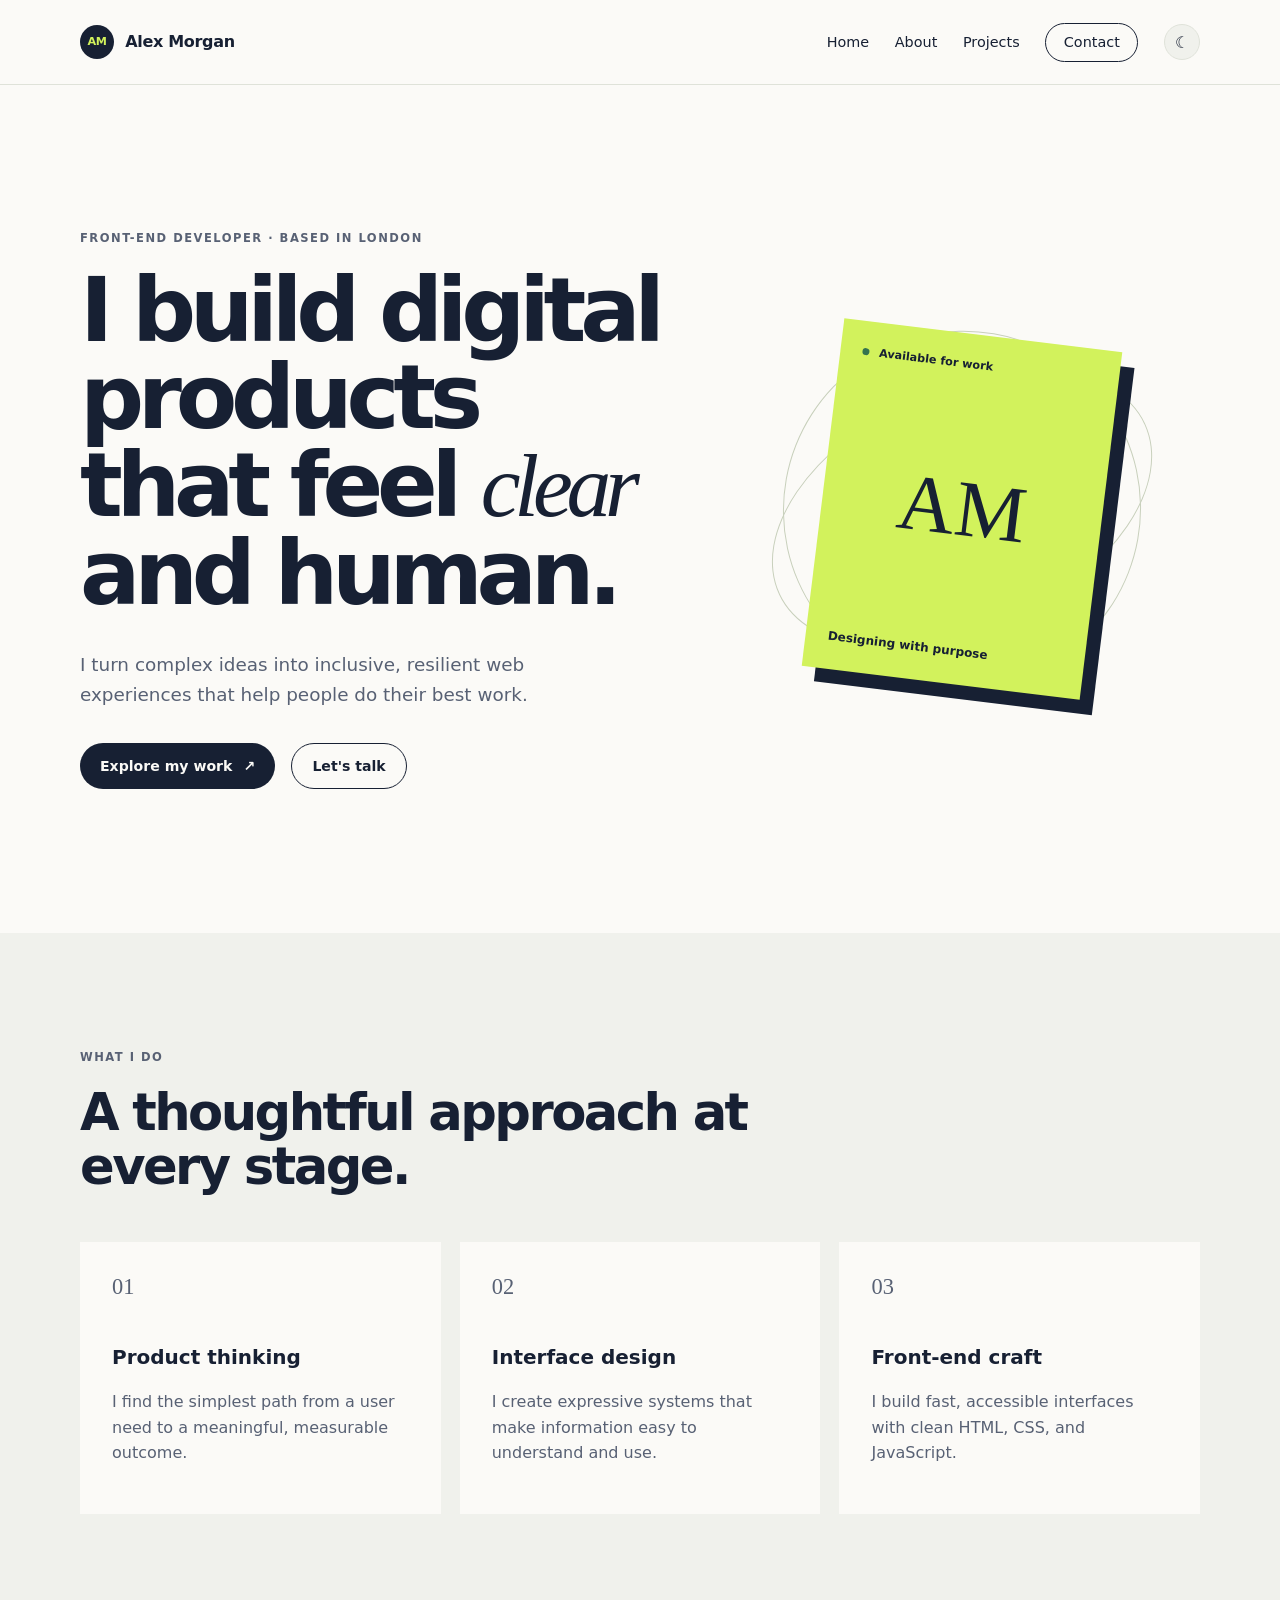
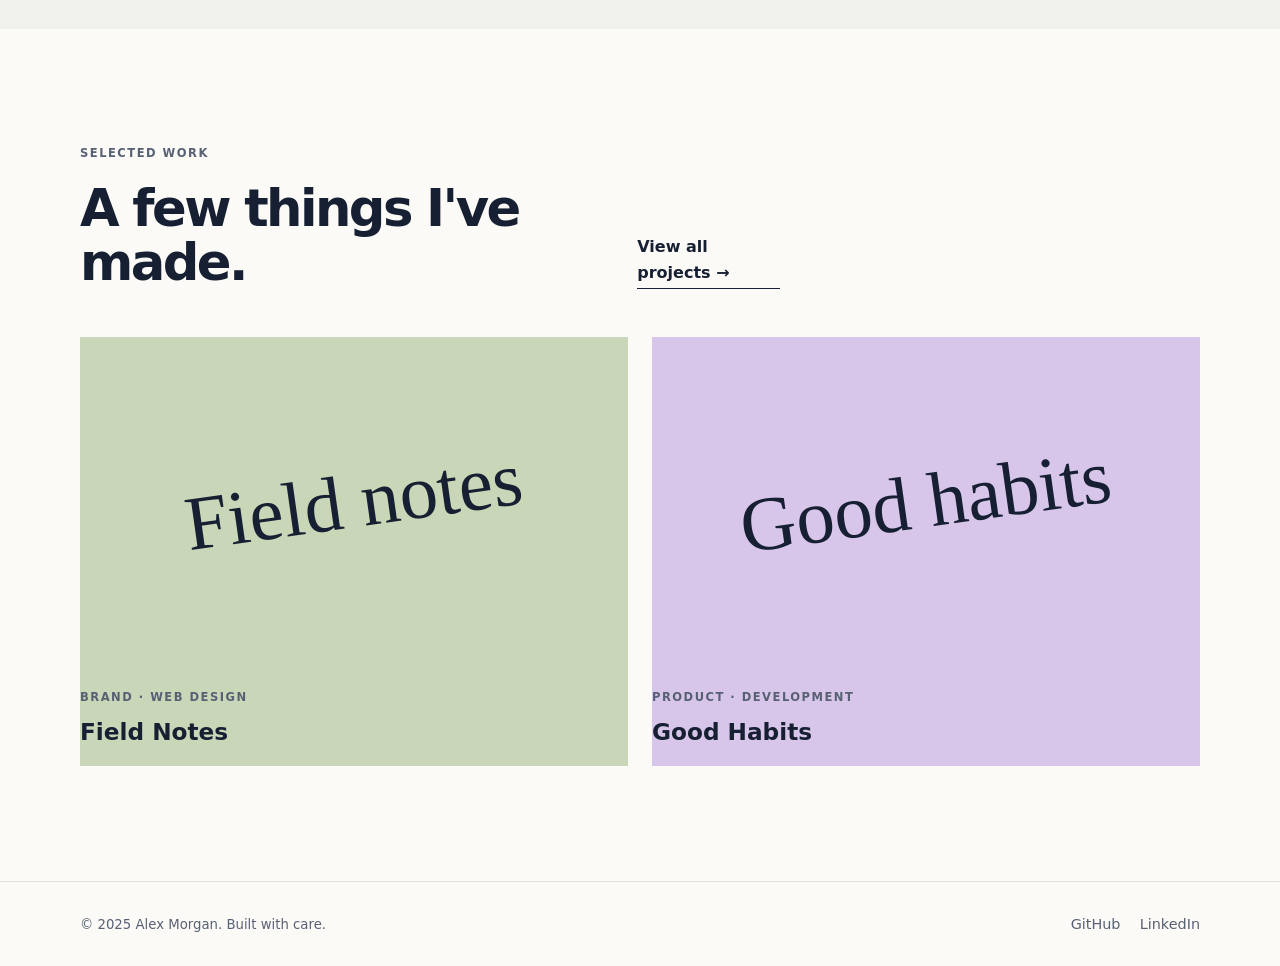
<file: index.html>
<!doctype html>
<html lang="en">
  <head>
    <meta charset="utf-8">
    <meta name="viewport" content="width=device-width, initial-scale=1">
    <meta name="description" content="Alex Morgan is an accessible, product-minded front-end developer creating useful digital experiences.">
    <meta name="author" content="Alex Morgan">
    <meta name="theme-color" content="#0f172a">
    <title>Alex Morgan | Front-end developer</title>
    <link rel="canonical" href="https://example.com/">
    <link rel="stylesheet" href="styles.css">
  </head>
  <body>
    <a class="skip-link" href="#main-content">Skip to main content</a>
    <header class="site-header">
      <div class="container header-content">
        <a class="brand" href="index.html" aria-label="Alex Morgan home">
          <span class="brand-mark" aria-hidden="true">AM</span>
          <span>Alex Morgan</span>
        </a>
        <nav aria-label="Primary navigation">
          <ul class="nav-list">
            <li><a href="index.html" aria-current="page">Home</a></li>
            <li><a href="about.html">About</a></li>
            <li><a href="projects.html">Projects</a></li>
            <li><a class="nav-cta" href="contact.html">Contact</a></li>
            <li><button class="theme-toggle" type="button" aria-label="Switch to dark theme" aria-pressed="false"><span aria-hidden="true">☾</span></button></li>
          </ul>
        </nav>
      </div>
    </header>

    <main id="main-content">
      <section class="hero container" aria-labelledby="hero-title">
        <div class="hero-copy">
          <p class="eyebrow">Front-end developer · Based in London</p>
          <h1 id="hero-title">I build digital products that feel <em>clear</em> and human.</h1>
          <p class="lede">I turn complex ideas into inclusive, resilient web experiences that help people do their best work.</p>
          <div class="button-row">
            <a class="button button-primary" href="projects.html">Explore my work <span aria-hidden="true">↗</span></a>
            <a class="button button-secondary" href="contact.html">Let's talk</a>
          </div>
        </div>
        <div class="hero-art" aria-label="Abstract illustration of Alex Morgan" role="img">
          <div class="art-orbit orbit-one"></div>
          <div class="art-orbit orbit-two"></div>
          <div class="art-card">
            <span class="art-status"><span aria-hidden="true"></span> Available for work</span>
            <span class="art-initials">AM</span>
            <span class="art-caption">Designing with purpose</span>
          </div>
        </div>
      </section>

      <section class="section section-muted" aria-labelledby="services-title">
        <div class="container">
          <div class="section-heading">
            <p class="eyebrow">What I do</p>
            <h2 id="services-title">A thoughtful approach at every stage.</h2>
          </div>
          <div class="card-grid three-columns">
            <article class="feature-card">
              <span class="card-number" aria-hidden="true">01</span>
              <h3>Product thinking</h3>
              <p>I find the simplest path from a user need to a meaningful, measurable outcome.</p>
            </article>
            <article class="feature-card">
              <span class="card-number" aria-hidden="true">02</span>
              <h3>Interface design</h3>
              <p>I create expressive systems that make information easy to understand and use.</p>
            </article>
            <article class="feature-card">
              <span class="card-number" aria-hidden="true">03</span>
              <h3>Front-end craft</h3>
              <p>I build fast, accessible interfaces with clean HTML, CSS, and JavaScript.</p>
            </article>
          </div>
        </div>
      </section>

      <section class="section container" aria-labelledby="featured-title">
        <div class="section-heading heading-inline">
          <div>
            <p class="eyebrow">Selected work</p>
            <h2 id="featured-title">A few things I've made.</h2>
          </div>
          <a class="text-link" href="projects.html">View all projects <span aria-hidden="true">→</span></a>
        </div>
        <div class="project-preview-grid">
          <article class="project-preview project-sage">
            <div class="project-visual" aria-hidden="true"><span>Field notes</span></div>
            <div class="project-meta"><p class="eyebrow">Brand · Web design</p><h3>Field Notes</h3></div>
          </article>
          <article class="project-preview project-lilac">
            <div class="project-visual" aria-hidden="true"><span>Good habits</span></div>
            <div class="project-meta"><p class="eyebrow">Product · Development</p><h3>Good Habits</h3></div>
          </article>
        </div>
      </section>
    </main>

    <footer class="site-footer">
      <div class="container footer-content">
        <p>© 2025 Alex Morgan. Built with care.</p>
        <nav aria-label="Social links">
          <ul class="social-list">
            <li><a href="https://github.com/" rel="noopener noreferrer">GitHub<span class="visually-hidden"> (opens in a new tab)</span></a></li>
            <li><a href="https://www.linkedin.com/" rel="noopener noreferrer">LinkedIn<span class="visually-hidden"> (opens in a new tab)</span></a></li>
          </ul>
        </nav>
      </div>
    </footer>
    <script src="script.js"></script>
  </body>
</html>
</file>
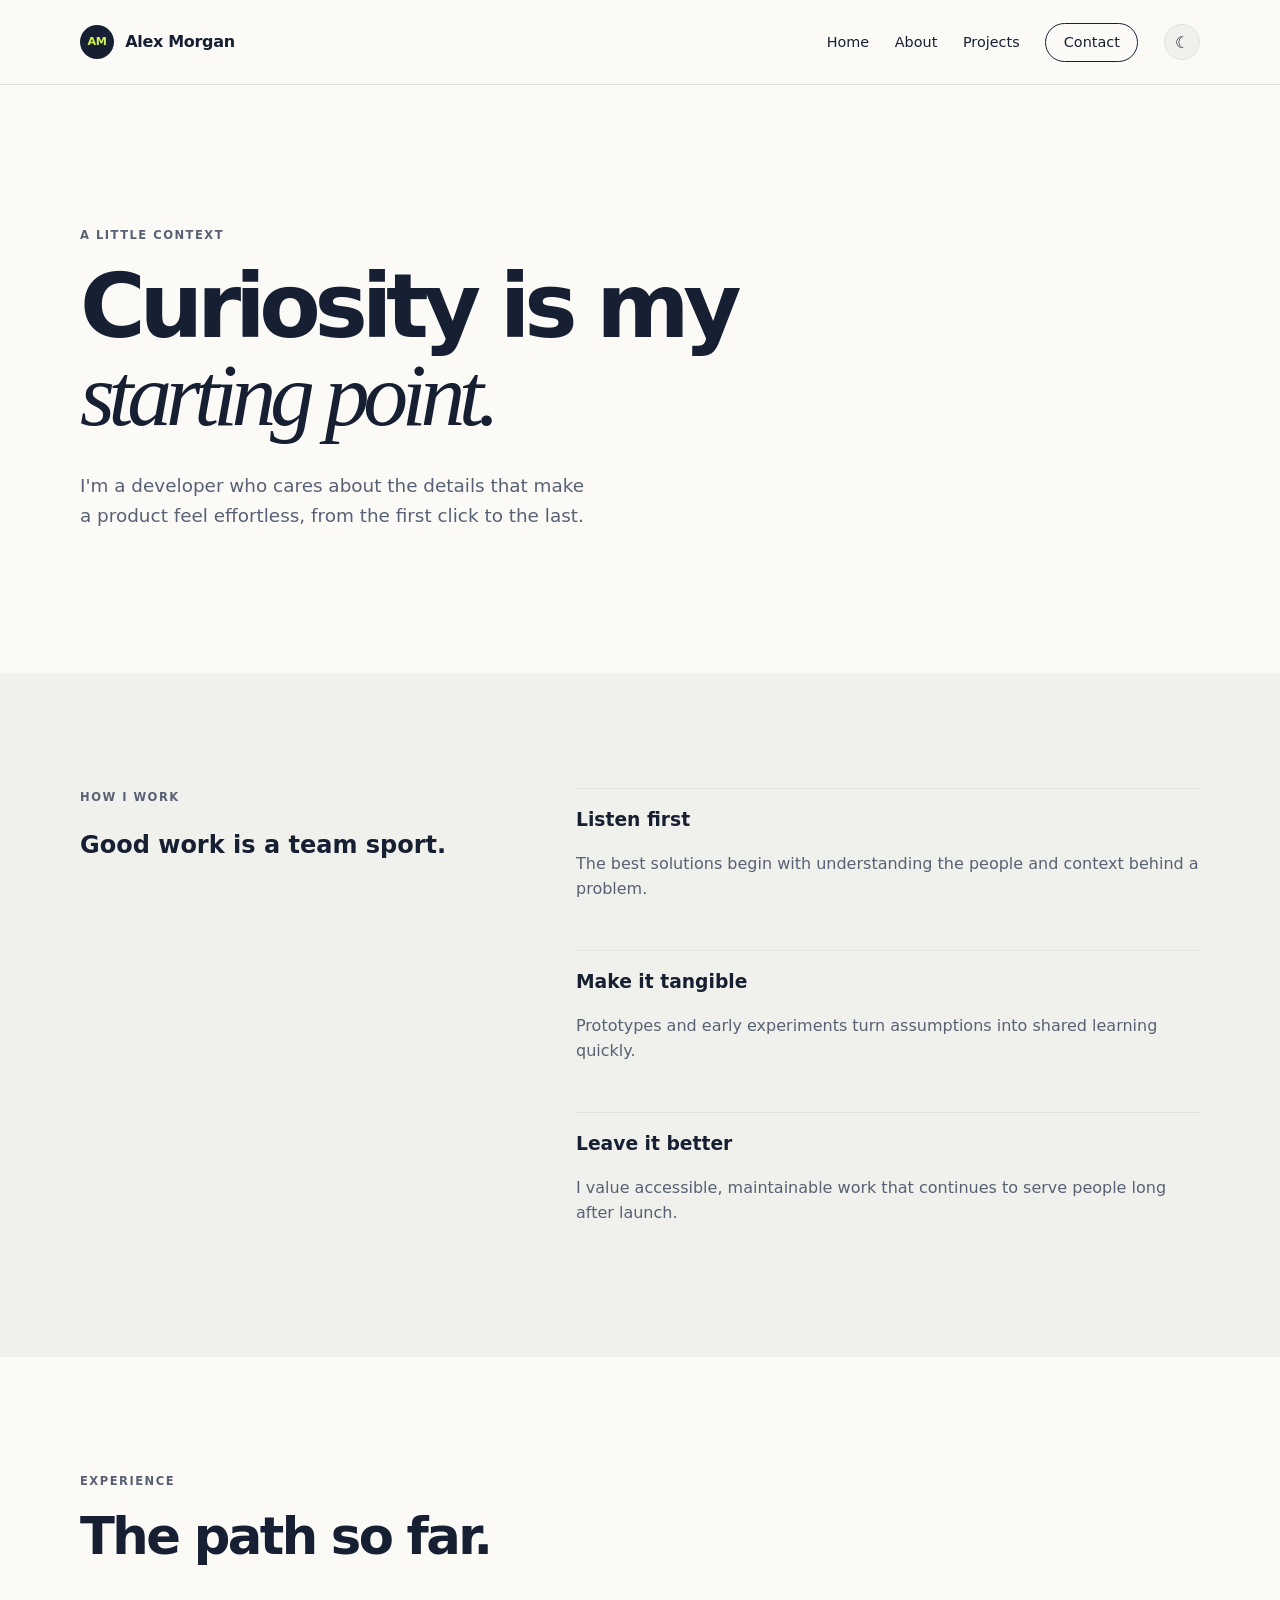
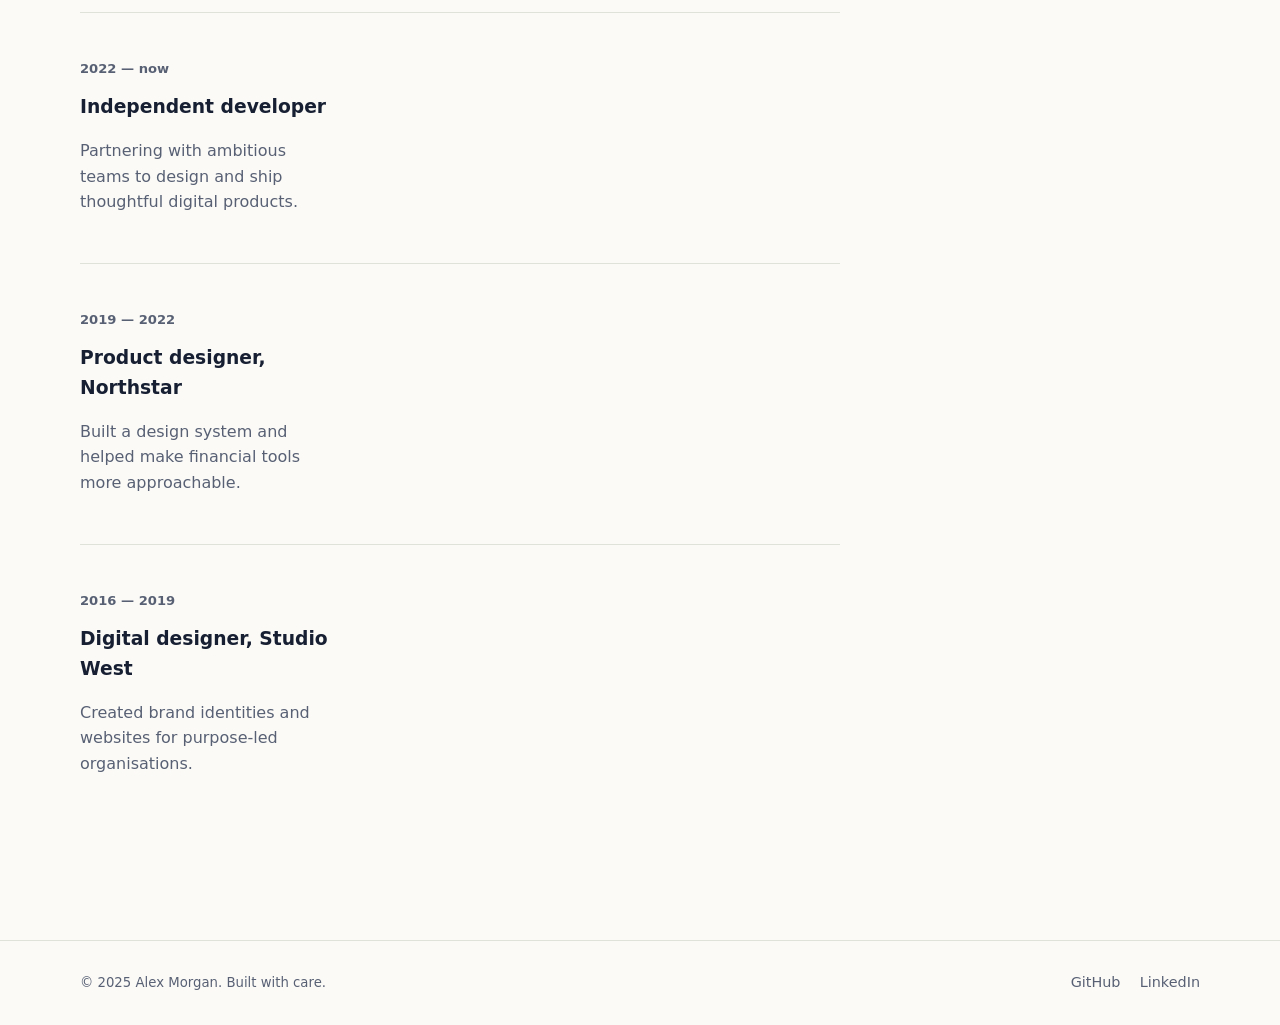
<file: about.html>
<!doctype html>
<html lang="en">
  <head>
    <meta charset="utf-8">
    <meta name="viewport" content="width=device-width, initial-scale=1">
    <meta name="description" content="Learn about Alex Morgan's approach to accessible product design and front-end development.">
    <meta name="author" content="Alex Morgan">
    <meta name="theme-color" content="#0f172a">
    <title>About Alex Morgan | Front-end developer</title>
    <link rel="canonical" href="https://example.com/about.html">
    <link rel="stylesheet" href="styles.css">
  </head>
  <body>
    <a class="skip-link" href="#main-content">Skip to main content</a>
    <header class="site-header"><div class="container header-content"><a class="brand" href="index.html" aria-label="Alex Morgan home"><span class="brand-mark" aria-hidden="true">AM</span><span>Alex Morgan</span></a><nav aria-label="Primary navigation"><ul class="nav-list"><li><a href="index.html">Home</a></li><li><a href="about.html" aria-current="page">About</a></li><li><a href="projects.html">Projects</a></li><li><a class="nav-cta" href="contact.html">Contact</a></li><li><button class="theme-toggle" type="button" aria-label="Switch to dark theme" aria-pressed="false"><span aria-hidden="true">☾</span></button></li></ul></nav></div></header>
    <main id="main-content">
      <section class="page-intro container" aria-labelledby="page-title"><p class="eyebrow">A little context</p><h1 id="page-title">Curiosity is my<br><em>starting point.</em></h1><p class="lede">I'm a developer who cares about the details that make a product feel effortless, from the first click to the last.</p></section>
      <section class="section section-muted" aria-labelledby="principles-title"><div class="container about-layout"><div><p class="eyebrow">How I work</p><h2 id="principles-title">Good work is a team sport.</h2></div><div class="principles"><article><h3>Listen first</h3><p>The best solutions begin with understanding the people and context behind a problem.</p></article><article><h3>Make it tangible</h3><p>Prototypes and early experiments turn assumptions into shared learning quickly.</p></article><article><h3>Leave it better</h3><p>I value accessible, maintainable work that continues to serve people long after launch.</p></article></div></div></section>
      <section class="section container" aria-labelledby="experience-title"><div class="section-heading"><p class="eyebrow">Experience</p><h2 id="experience-title">The path so far.</h2></div><ol class="timeline"><li><div><p class="timeline-date">2022 — now</p><h3>Independent developer</h3><p>Partnering with ambitious teams to design and ship thoughtful digital products.</p></div></li><li><div><p class="timeline-date">2019 — 2022</p><h3>Product designer, Northstar</h3><p>Built a design system and helped make financial tools more approachable.</p></div></li><li><div><p class="timeline-date">2016 — 2019</p><h3>Digital designer, Studio West</h3><p>Created brand identities and websites for purpose-led organisations.</p></div></li></ol></section>
    </main>
    <footer class="site-footer"><div class="container footer-content"><p>© 2025 Alex Morgan. Built with care.</p><nav aria-label="Social links"><ul class="social-list"><li><a href="https://github.com/" rel="noopener noreferrer">GitHub</a></li><li><a href="https://www.linkedin.com/" rel="noopener noreferrer">LinkedIn</a></li></ul></nav></div></footer><script src="script.js"></script>
  </body>
</html>
</file>
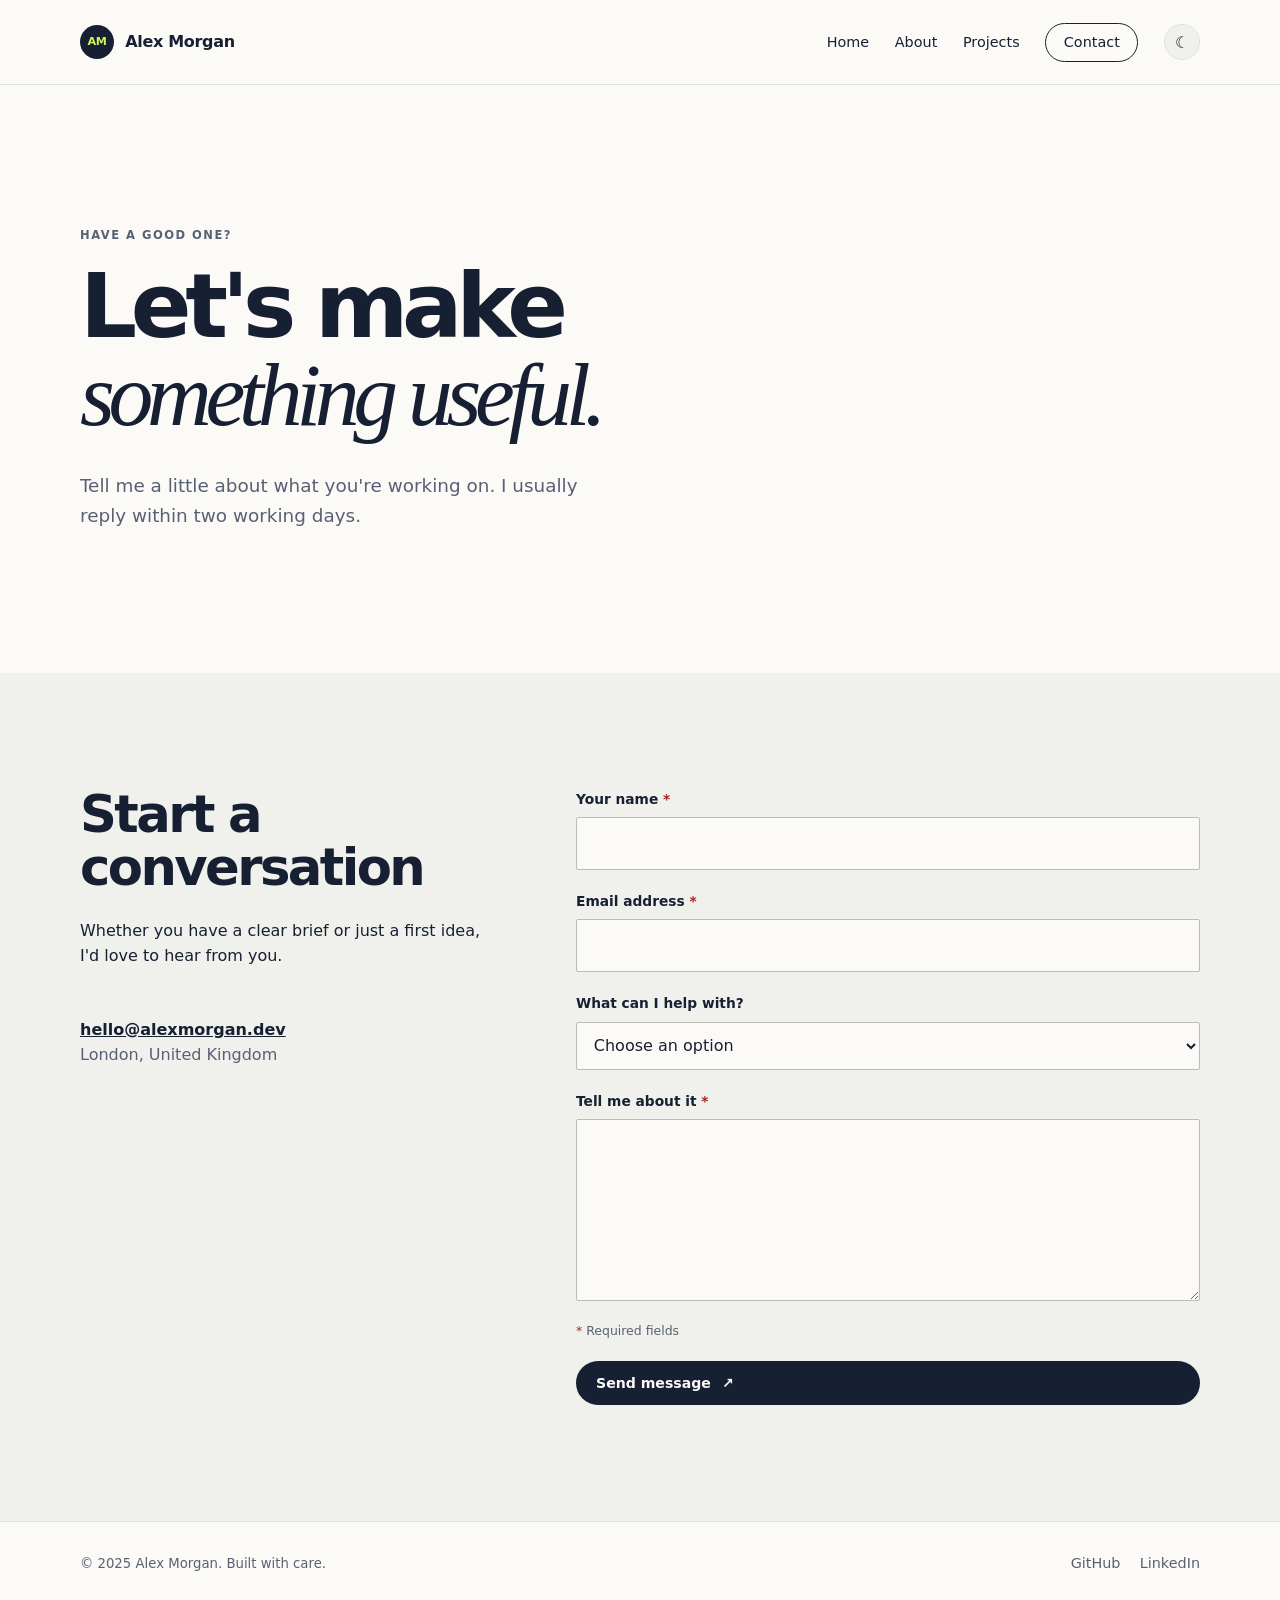
<file: contact.html>
<!doctype html>
<html lang="en">
  <head>
    <meta charset="utf-8"><meta name="viewport" content="width=device-width, initial-scale=1">
    <meta name="description" content="Contact Alex Morgan about a web design or front-end development project."><meta name="author" content="Alex Morgan"><meta name="theme-color" content="#0f172a">
    <title>Contact Alex Morgan | Start a project</title><link rel="canonical" href="https://example.com/contact.html"><link rel="stylesheet" href="styles.css">
  </head>
  <body>
    <a class="skip-link" href="#main-content">Skip to main content</a>
    <header class="site-header"><div class="container header-content"><a class="brand" href="index.html" aria-label="Alex Morgan home"><span class="brand-mark" aria-hidden="true">AM</span><span>Alex Morgan</span></a><nav aria-label="Primary navigation"><ul class="nav-list"><li><a href="index.html">Home</a></li><li><a href="about.html">About</a></li><li><a href="projects.html">Projects</a></li><li><a class="nav-cta" href="contact.html" aria-current="page">Contact</a></li><li><button class="theme-toggle" type="button" aria-label="Switch to dark theme" aria-pressed="false"><span aria-hidden="true">☾</span></button></li></ul></nav></div></header>
    <main id="main-content">
      <section class="page-intro container" aria-labelledby="page-title"><p class="eyebrow">Have a good one?</p><h1 id="page-title">Let's make<br><em>something useful.</em></h1><p class="lede">Tell me a little about what you're working on. I usually reply within two working days.</p></section>
      <section class="section section-muted" aria-labelledby="form-title"><div class="container contact-layout"><div class="contact-details"><h2 id="form-title">Start a conversation</h2><p>Whether you have a clear brief or just a first idea, I'd love to hear from you.</p><address><a href="mailto:hello@alexmorgan.dev">hello@alexmorgan.dev</a><br>London, United Kingdom</address></div><form class="contact-form" action="mailto:hello@alexmorgan.dev" method="post" enctype="text/plain"><div class="form-field"><label for="name">Your name <span aria-hidden="true">*</span></label><input id="name" name="name" type="text" autocomplete="name" required></div><div class="form-field"><label for="email">Email address <span aria-hidden="true">*</span></label><input id="email" name="email" type="email" autocomplete="email" required></div><div class="form-field"><label for="project-type">What can I help with?</label><select id="project-type" name="project-type"><option value="">Choose an option</option><option value="website">A new website</option><option value="product">A digital product</option><option value="other">Something else</option></select></div><div class="form-field"><label for="message">Tell me about it <span aria-hidden="true">*</span></label><textarea id="message" name="message" rows="6" required></textarea></div><p class="form-note"><span aria-hidden="true">*</span> Required fields</p><button class="button button-primary" type="submit">Send message <span aria-hidden="true">↗</span></button></form></div></section>
    </main>
    <footer class="site-footer"><div class="container footer-content"><p>© 2025 Alex Morgan. Built with care.</p><nav aria-label="Social links"><ul class="social-list"><li><a href="https://github.com/" rel="noopener noreferrer">GitHub</a></li><li><a href="https://www.linkedin.com/" rel="noopener noreferrer">LinkedIn</a></li></ul></nav></div></footer><script src="script.js"></script>
  </body>
</html>
</file>
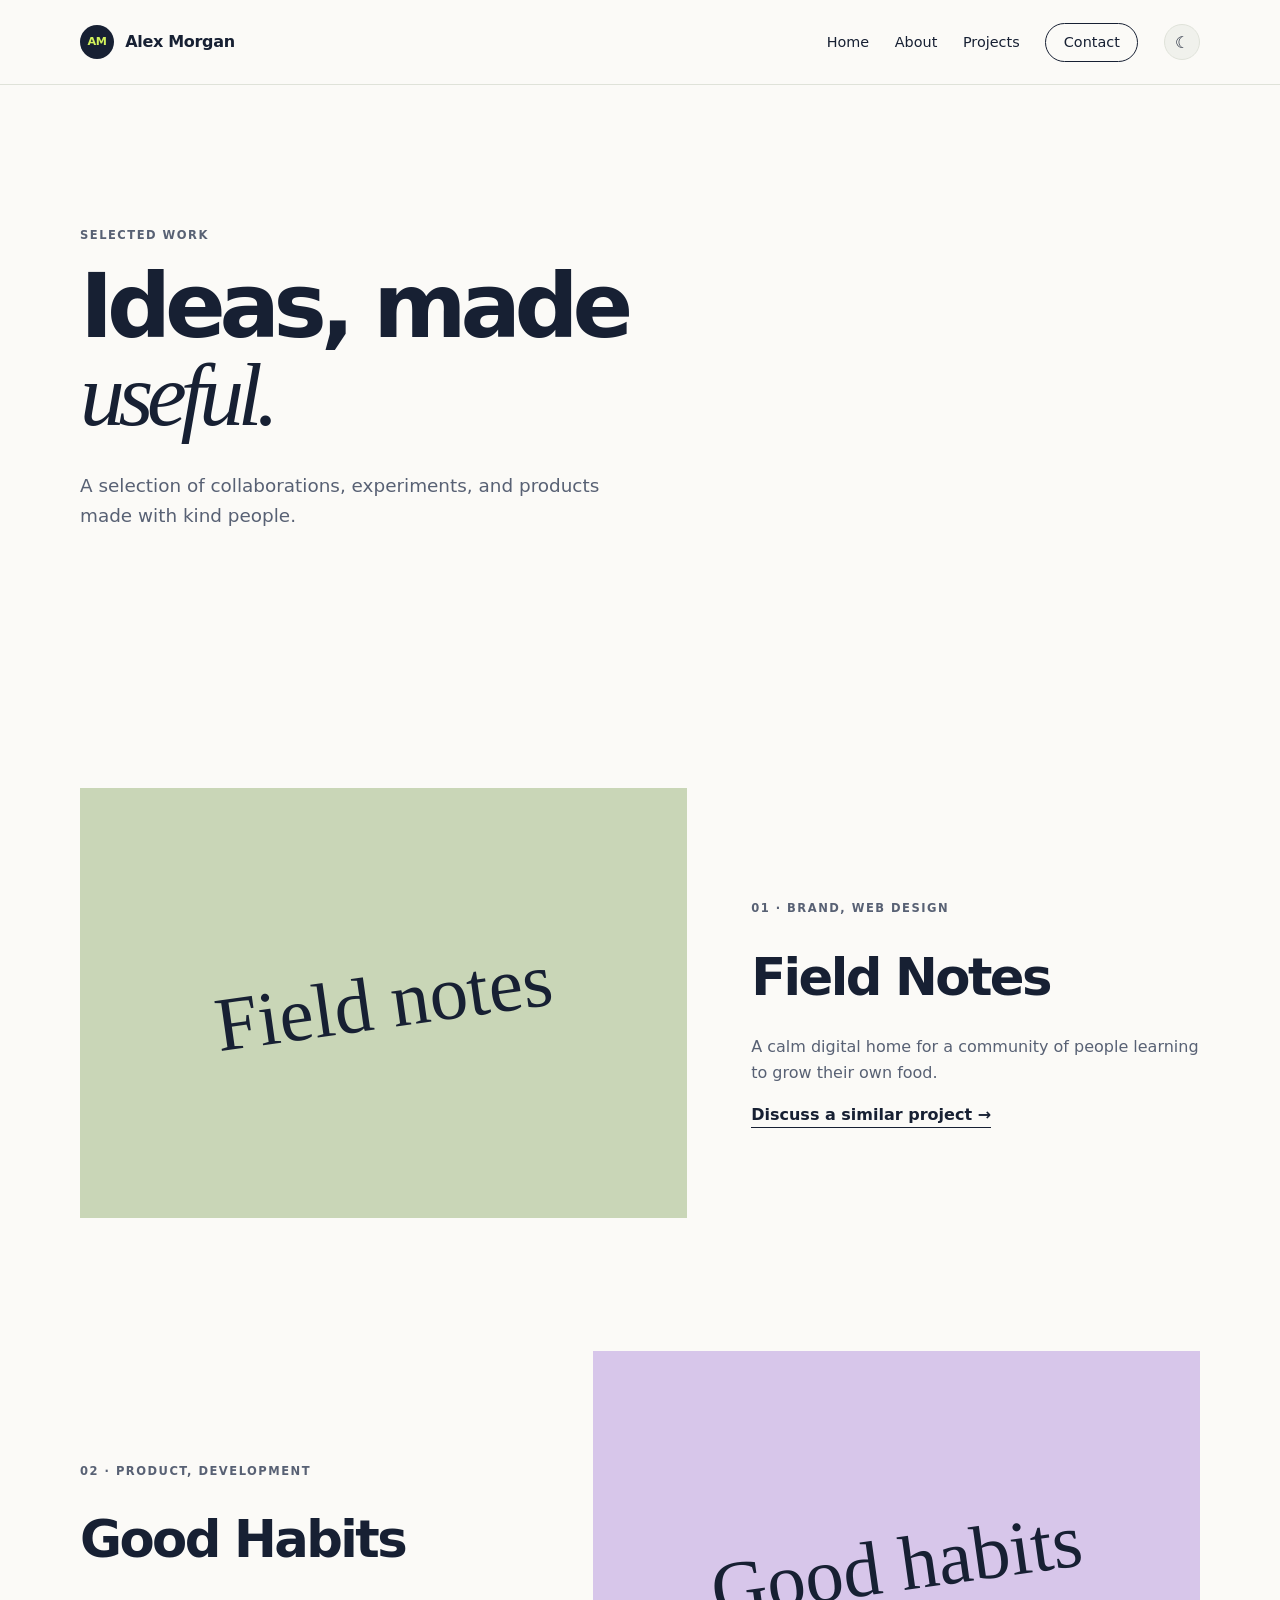
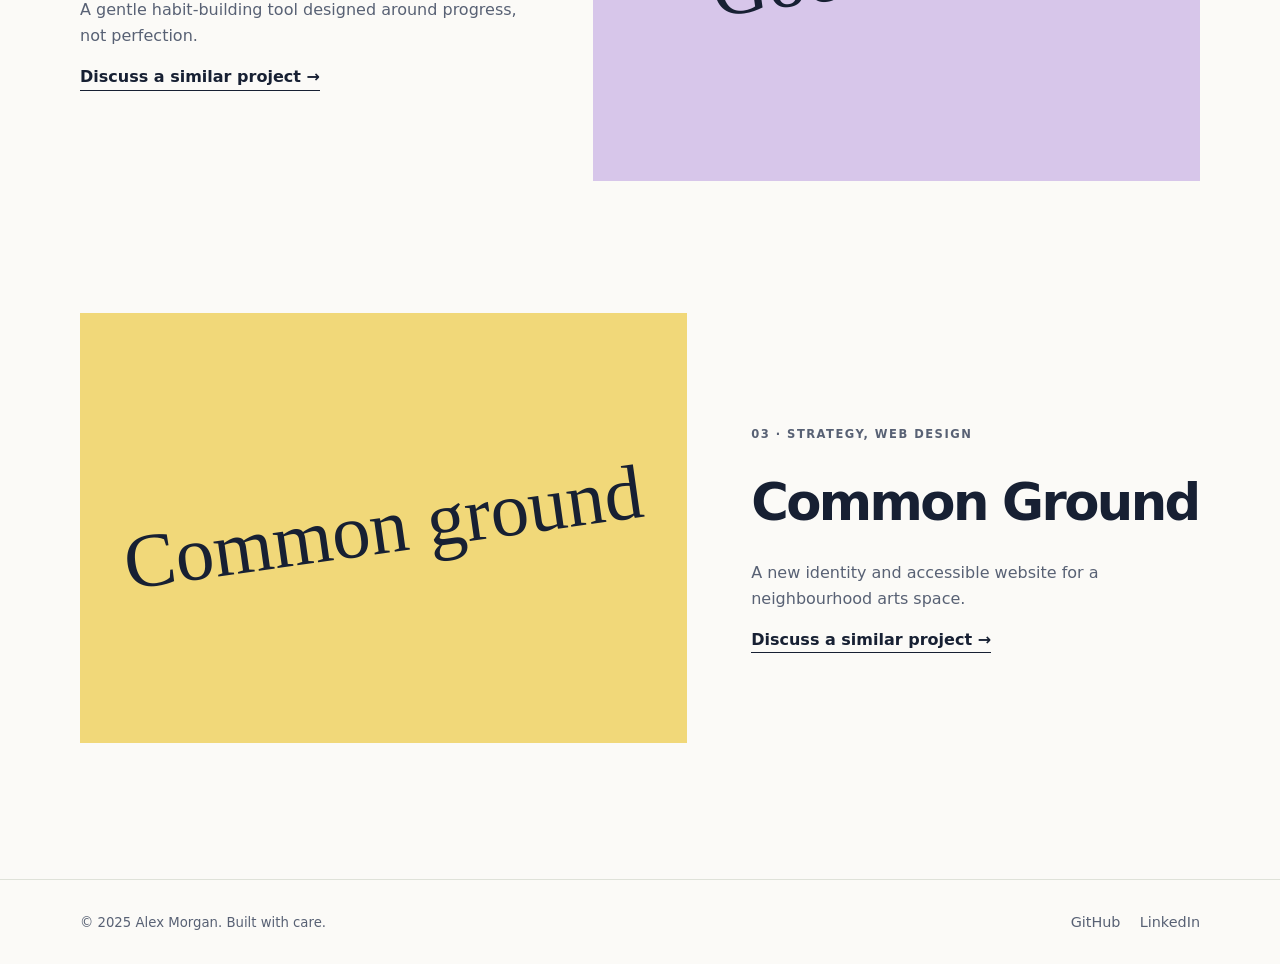
<file: projects.html>
<!doctype html>
<html lang="en">
  <head>
    <meta charset="utf-8"><meta name="viewport" content="width=device-width, initial-scale=1">
    <meta name="description" content="Selected web design and front-end development projects by Alex Morgan."><meta name="author" content="Alex Morgan"><meta name="theme-color" content="#0f172a">
    <title>Projects | Alex Morgan</title><link rel="canonical" href="https://example.com/projects.html"><link rel="stylesheet" href="styles.css">
  </head>
  <body>
    <a class="skip-link" href="#main-content">Skip to main content</a>
    <header class="site-header"><div class="container header-content"><a class="brand" href="index.html" aria-label="Alex Morgan home"><span class="brand-mark" aria-hidden="true">AM</span><span>Alex Morgan</span></a><nav aria-label="Primary navigation"><ul class="nav-list"><li><a href="index.html">Home</a></li><li><a href="about.html">About</a></li><li><a href="projects.html" aria-current="page">Projects</a></li><li><a class="nav-cta" href="contact.html">Contact</a></li><li><button class="theme-toggle" type="button" aria-label="Switch to dark theme" aria-pressed="false"><span aria-hidden="true">☾</span></button></li></ul></nav></div></header>
    <main id="main-content">
      <section class="page-intro container" aria-labelledby="page-title"><p class="eyebrow">Selected work</p><h1 id="page-title">Ideas, made<br><em>useful.</em></h1><p class="lede">A selection of collaborations, experiments, and products made with kind people.</p></section>
      <section class="section container" aria-labelledby="project-list-title"><h2 class="visually-hidden" id="project-list-title">Project list</h2><div class="project-list">
        <article class="project-row"><div class="project-large-visual project-sage" aria-hidden="true"><span>Field notes</span></div><div class="project-row-copy"><p class="eyebrow">01 · Brand, web design</p><h3>Field Notes</h3><p>A calm digital home for a community of people learning to grow their own food.</p><a class="text-link" href="contact.html">Discuss a similar project <span aria-hidden="true">→</span></a></div></article>
        <article class="project-row project-row-reverse"><div class="project-large-visual project-lilac" aria-hidden="true"><span>Good habits</span></div><div class="project-row-copy"><p class="eyebrow">02 · Product, development</p><h3>Good Habits</h3><p>A gentle habit-building tool designed around progress, not perfection.</p><a class="text-link" href="contact.html">Discuss a similar project <span aria-hidden="true">→</span></a></div></article>
        <article class="project-row"><div class="project-large-visual project-yellow" aria-hidden="true"><span>Common ground</span></div><div class="project-row-copy"><p class="eyebrow">03 · Strategy, web design</p><h3>Common Ground</h3><p>A new identity and accessible website for a neighbourhood arts space.</p><a class="text-link" href="contact.html">Discuss a similar project <span aria-hidden="true">→</span></a></div></article>
      </div></section>
    </main>
    <footer class="site-footer"><div class="container footer-content"><p>© 2025 Alex Morgan. Built with care.</p><nav aria-label="Social links"><ul class="social-list"><li><a href="https://github.com/" rel="noopener noreferrer">GitHub</a></li><li><a href="https://www.linkedin.com/" rel="noopener noreferrer">LinkedIn</a></li></ul></nav></div></footer><script src="script.js"></script>
  </body>
</html>
</file>
<file: styles.css>
:root{--ink:#172033;--muted:#586174;--paper:#fbfaf7;--surface:#f0f1ec;--line:#dfe2d9;--accent:#d2f25c;--focus:#315bff;--serif:Georgia,"Times New Roman",serif;--sans:Inter,ui-sans-serif,system-ui,-apple-system,BlinkMacSystemFont,"Segoe UI",sans-serif}*{box-sizing:border-box}html{scroll-behavior:smooth}body{margin:0;background:var(--paper);color:var(--ink);font:1rem/1.6 var(--sans)}a{color:inherit}a:focus-visible,button:focus-visible,input:focus-visible,select:focus-visible,textarea:focus-visible{outline:3px solid var(--focus);outline-offset:3px}.container{width:min(1120px,calc(100% - 40px));margin-inline:auto}.skip-link{position:absolute;left:1rem;top:-4rem;background:var(--ink);color:#fff;padding:.7rem 1rem;z-index:10}.skip-link:focus{top:1rem}.site-header{border-bottom:1px solid var(--line);background:rgba(251,250,247,.96)}.header-content,.footer-content{display:flex;align-items:center;justify-content:space-between;min-height:84px;gap:2rem}.brand{text-decoration:none;display:flex;align-items:center;gap:.7rem;font-weight:700;letter-spacing:-.02em}.brand-mark{display:grid;place-items:center;width:34px;height:34px;border-radius:50%;background:var(--ink);color:var(--accent);font-size:.7rem}.nav-list,.social-list{display:flex;align-items:center;gap:1.6rem;list-style:none;padding:0;margin:0}.nav-list a,.social-list a{text-decoration:none;font-size:.9rem}.nav-list a:hover,.text-link:hover,.social-list a:hover{color:#315bff}.nav-cta{border:1px solid var(--ink);border-radius:100px;padding:.65rem 1.1rem}.hero{display:grid;grid-template-columns:1.1fr .9fr;gap:4rem;align-items:center;padding-block:clamp(5rem,12vw,9rem)}.eyebrow{font-size:.72rem;letter-spacing:.13em;text-transform:uppercase;font-weight:700;color:var(--muted);margin:0 0 1.2rem}.hero h1,.page-intro h1{font-size:clamp(3.2rem,7vw,6.6rem);line-height:.98;letter-spacing:-.07em;margin:0;max-width:760px}.hero h1 em,.page-intro h1 em{font-family:var(--serif);font-weight:400}.lede{font-size:1.15rem;line-height:1.65;color:var(--muted);max-width:520px;margin:2rem 0}.button-row{display:flex;flex-wrap:wrap;gap:1rem}.button{border:0;cursor:pointer;display:inline-flex;align-items:center;gap:.7rem;text-decoration:none;padding:.9rem 1.25rem;border-radius:100px;font:700 .88rem var(--sans)}.button-primary{background:var(--ink);color:#fff}.button-primary:hover{background:#315bff}.button-secondary{border:1px solid var(--ink)}.button-secondary:hover{background:var(--surface)}.hero-art{min-height:390px;position:relative;display:grid;place-items:center}.art-orbit{position:absolute;border:1px solid #c8d0bc;border-radius:50%;transform:rotate(-25deg)}.orbit-one{width:85%;height:62%}.orbit-two{width:75%;height:92%;transform:rotate(55deg)}.art-card{width:min(280px,70%);aspect-ratio:4/5;background:var(--accent);display:flex;flex-direction:column;justify-content:space-between;padding:1.4rem;transform:rotate(7deg);box-shadow:14px 14px 0 var(--ink)}.art-status{font-size:.7rem;font-weight:700}.art-status span{width:7px;height:7px;background:#35734f;border-radius:50%;display:inline-block;margin-right:.35rem}.art-initials{font-size:5rem;line-height:1;font-family:var(--serif);align-self:center}.art-caption{font-size:.75rem;font-weight:700}.section{padding-block:clamp(4.5rem,9vw,8rem)}.section-muted{background:var(--surface)}.section-heading{margin-bottom:3rem;max-width:700px}.section-heading h2,.contact-details h2{font-size:clamp(2rem,4vw,3.8rem);line-height:1.05;letter-spacing:-.05em;margin:0}.heading-inline{display:flex;align-items:end;justify-content:space-between;gap:2rem}.text-link{font-weight:700;text-decoration:none;border-bottom:1px solid currentColor;padding-bottom:.2rem}.card-grid{display:grid;gap:1.2rem}.three-columns{grid-template-columns:repeat(3,1fr)}.feature-card{background:var(--paper);padding:2rem;min-height:230px}.card-number{font:1.4rem var(--serif);color:var(--muted)}.feature-card h3{margin:2.5rem 0 .7rem;font-size:1.25rem}.feature-card p,.project-row-copy p,.principles p,.timeline p{color:var(--muted)}.project-preview-grid{display:grid;grid-template-columns:repeat(2,1fr);gap:1.5rem}.project-preview{padding-bottom:1rem}.project-visual,.project-large-visual{display:grid;place-items:center;min-height:330px;margin-bottom:1.3rem}.project-visual span,.project-large-visual span{font:clamp(2.5rem,6vw,5.5rem) var(--serif);transform:rotate(-8deg)}.project-sage{background:#c9d6b7}.project-lilac{background:#d7c6ea}.project-yellow{background:#f1d879}.project-meta h3{font-size:1.45rem;margin:0}.project-meta .eyebrow{margin-bottom:.4rem}.site-footer{border-top:1px solid var(--line);font-size:.83rem;color:var(--muted)}.social-list{gap:1.2rem}.page-intro{padding-block:clamp(5rem,11vw,9rem)}.page-intro .lede{margin-bottom:0}.about-layout,.contact-layout{display:grid;grid-template-columns:.8fr 1.2fr;gap:5rem}.principles{display:grid;gap:2rem}.principles article{border-top:1px solid #c9cdc3;padding-top:1rem}.principles h3{margin:0}.timeline{list-style:none;padding:0;margin:0;display:grid;gap:0;max-width:760px}.timeline li{border-top:1px solid var(--line);padding:2rem 0;display:grid;grid-template-columns:1fr 2fr}.timeline h3{margin:0}.timeline-date{font-size:.82rem!important;font-weight:700}.project-list{display:grid;gap:7rem}.project-row{display:grid;grid-template-columns:1.15fr .85fr;align-items:center;gap:4rem}.project-row-reverse{grid-template-columns:.85fr 1.15fr}.project-row-reverse .project-large-visual{order:2}.project-row-reverse .project-row-copy{order:1}.project-row-copy h3{font-size:clamp(2rem,4vw,3.5rem);letter-spacing:-.05em;margin:.4rem 0 1rem}.project-large-visual{min-height:430px}.contact-layout{align-items:start}.contact-details h2{margin-bottom:1.4rem}.contact-details address{font-style:normal;color:var(--muted);margin-top:3rem}.contact-details address a{color:var(--ink);font-weight:700}.contact-form{display:grid;gap:1.25rem}.form-field{display:grid;gap:.45rem}.form-field label{font-size:.86rem;font-weight:700}.form-field label span,.form-note span{color:#a12727}.form-field input,.form-field select,.form-field textarea{width:100%;border:1px solid #b9bdb4;background:var(--paper);border-radius:2px;padding:.8rem;font:inherit;color:var(--ink)}.form-field textarea{resize:vertical;min-height:120px}.form-field input:focus,.form-field select:focus,.form-field textarea:focus{border-color:var(--focus)}.form-note{font-size:.78rem;color:var(--muted);margin:0}.visually-hidden{position:absolute!important;width:1px!important;height:1px!important;padding:0!important;margin:-1px!important;overflow:hidden!important;clip:rect(0,0,0,0)!important;white-space:nowrap!important;border:0!important}@media(max-width:760px){.header-content{min-height:70px;align-items:flex-start;padding-block:1rem}.nav-list{gap:.75rem;flex-wrap:wrap;justify-content:end}.nav-list a{font-size:.78rem}.nav-cta{padding:.45rem .7rem}.hero{grid-template-columns:1fr;gap:2rem;padding-block:5rem}.hero-art{min-height:300px}.three-columns,.project-preview-grid,.about-layout,.contact-layout,.project-row,.project-row-reverse{grid-template-columns:1fr;gap:2rem}.project-row-reverse .project-large-visual,.project-row-reverse .project-row-copy{order:initial}.project-large-visual{min-height:300px}.heading-inline{align-items:start;flex-direction:column}.timeline li{grid-template-columns:1fr;gap:.5rem}.footer-content{align-items:flex-start;flex-direction:column;padding-block:1.5rem;gap:.8rem}}
@media(prefers-reduced-motion:reduce){html{scroll-behavior:auto}}

/* Phase 2 theme and responsive enhancements */
html[data-theme="dark"]{color-scheme:dark;--ink:#f4f6ed;--muted:#b7bdc9;--paper:#111722;--surface:#1b2431;--line:#354052;--focus:#91a9ff}
body{transition:background-color .25s ease,color .25s ease}
.site-header{position:sticky;top:0;z-index:5;background:rgba(251,250,247,.94);backdrop-filter:blur(12px)}
html[data-theme="dark"] .site-header{background:rgba(17,23,34,.94)}
.theme-toggle{display:grid;place-items:center;width:2.25rem;height:2.25rem;border:1px solid var(--line);border-radius:50%;background:var(--surface);color:var(--ink);cursor:pointer;font-size:1rem}
.theme-toggle:hover{border-color:var(--focus)}
.button-primary{color:var(--paper)}
.art-status,.art-initials,.art-caption{color:#172033}
.principles article{border-top-color:var(--line)}
@media(max-width:480px){.container{width:min(100% - 28px,1120px)}.header-content{gap:.75rem}.brand{font-size:.9rem}.nav-list{gap:.45rem}.theme-toggle{width:2rem;height:2rem}.hero h1,.page-intro h1{font-size:clamp(2.8rem,14vw,4.2rem)}}
</file>
